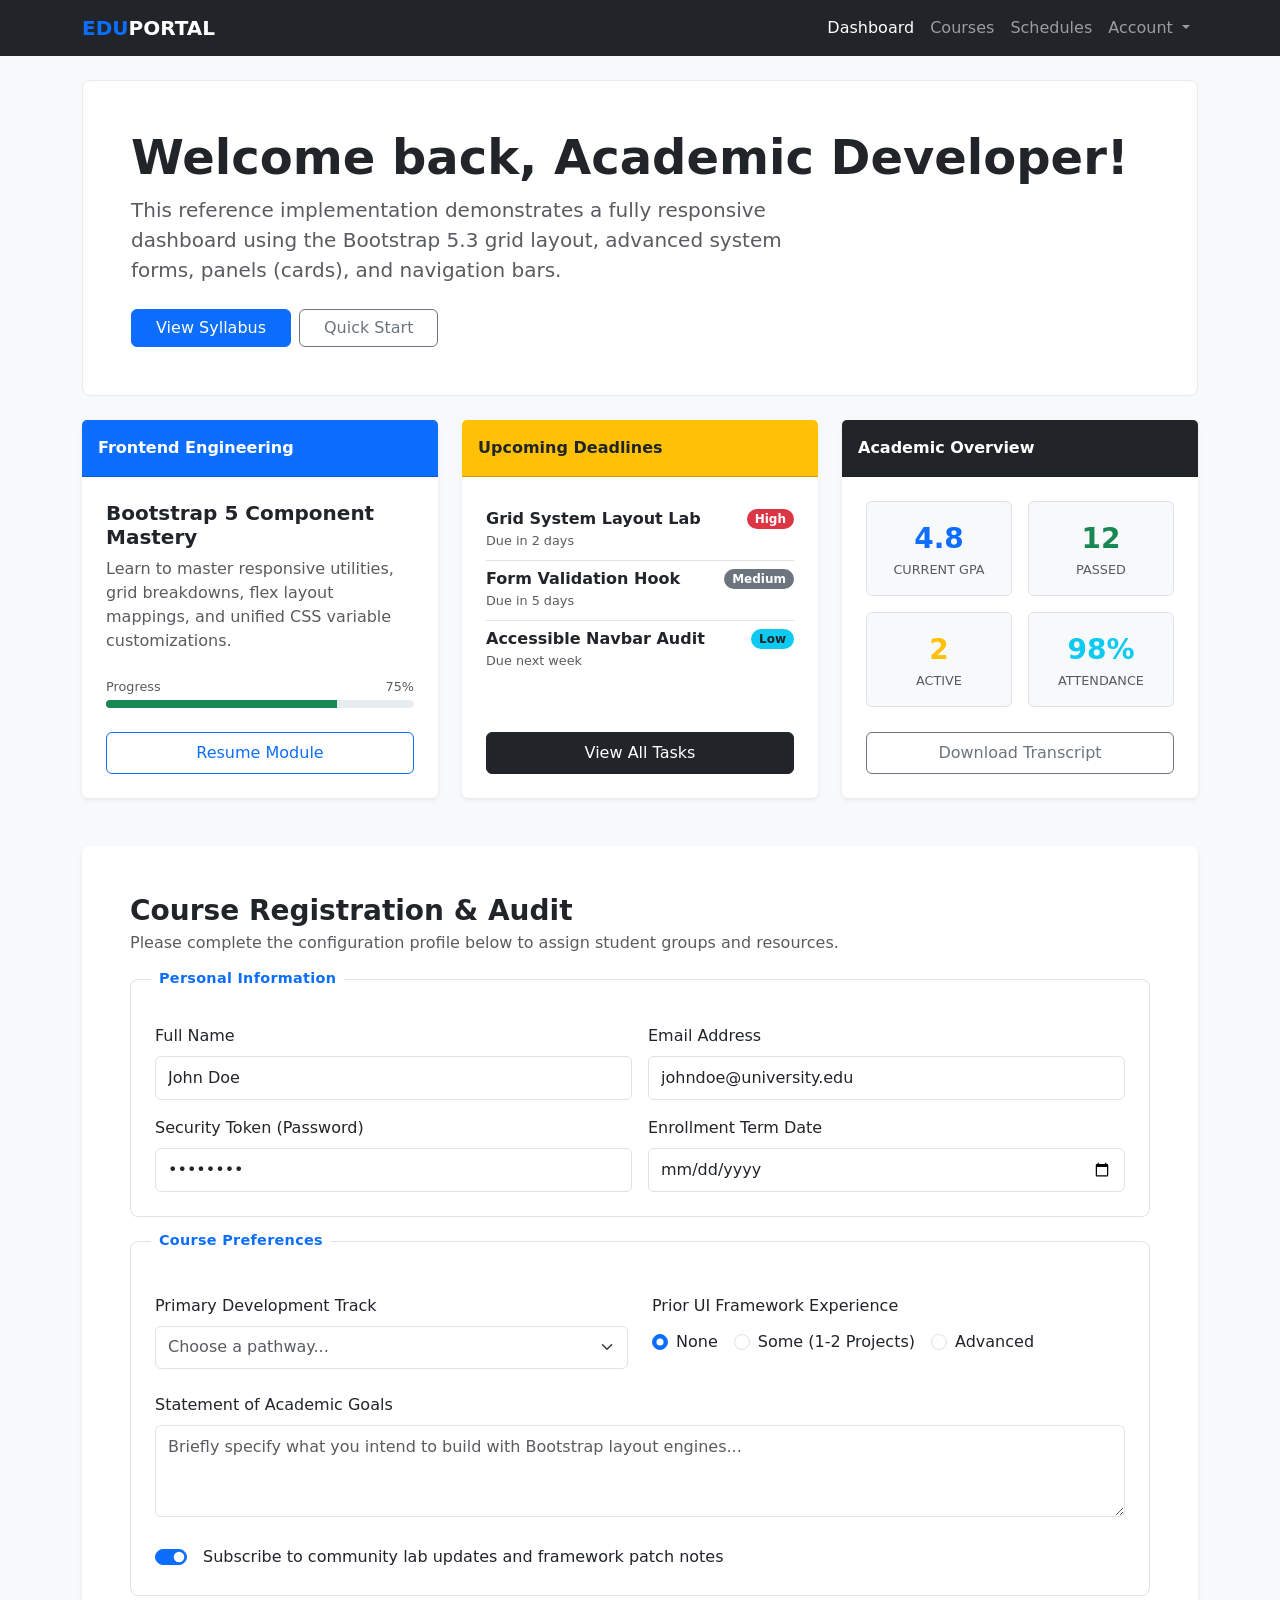
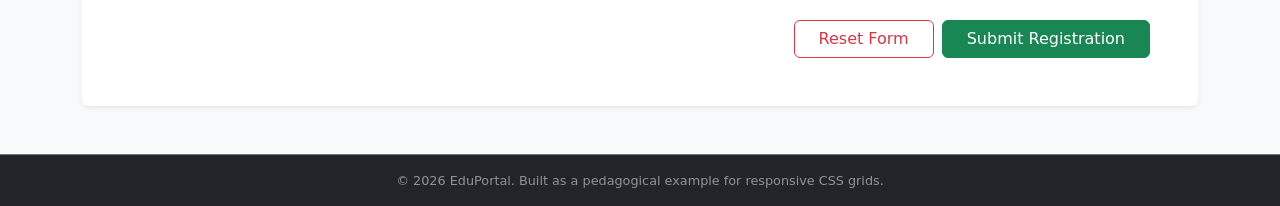
<file: Bootstrap/index.html>
<!DOCTYPE html>
<html lang="uk">
<head>
    <meta charset="UTF-8">
    <meta name="viewport" content="width=device-width, initial-scale=1.0">
    <title>EduPortal - Панель управління</title>
    <link href="https://cdn.jsdelivr.net/npm/bootstrap@5.3.2/dist/css/bootstrap.min.css" rel="stylesheet">
    <link rel="stylesheet" href="style.css">
</head>
<body class="bg-light d-flex flex-column min-vh-100">

    <nav class="navbar navbar-expand-lg navbar-dark bg-dark">
        <div class="container">
            <a class="navbar-brand fw-bold text-white text-uppercase" href="#">
                <span class="text-primary">Edu</span>Portal
            </a>
            <button class="navbar-toggler" type="button" data-bs-toggle="collapse" data-bs-target="#navbarNavDropdown" aria-controls="navbarNavDropdown" aria-expanded="false" aria-label="Toggle navigation">
                <span class="navbar-toggler-icon"></span>
            </button>
            <div class="collapse navbar-collapse justify-content-end" id="navbarNavDropdown">
                <ul class="navbar-nav">
                    <li class="nav-item">
                        <a class="nav-link active" aria-current="page" href="#">Dashboard</a>
                    </li>
                    <li class="nav-item">
                        <a class="nav-link" href="#">Courses</a>
                    </li>
                    <li class="nav-item">
                        <a class="nav-link" href="#">Schedules</a>
                    </li>
                    <li class="nav-item dropdown">
                        <a class="nav-link dropdown-toggle" href="#" id="navbarDropdownMenuLink" role="button" data-bs-toggle="dropdown" aria-expanded="false">
                            Account
                        </a>
                        <ul class="dropdown-menu dropdown-menu-end" aria-labelledby="navbarDropdownMenuLink">
                            <li><a class="dropdown-item" href="#">Профіль</a></li>
                            <li><a class="dropdown-item" href="#">Налаштування</a></li>
                            <li><hr class="dropdown-divider"></li>
                            <li><a class="dropdown-item text-danger" href="#">Вийти</a></li>
                        </ul>
                    </li>
                </ul>
            </div>
        </div>
    </nav>

    <main class="container my-4 flex-grow-1">
        
        <section class="card p-4 p-md-5 mb-4 bg-white border-light-subtle rounded-3">
            <div class="row">
                <div class="col-12 text-start">
                    <h1 class="display-5 fw-bold text-dark">Welcome back, Academic Developer!</h1>
                    <p class="fs-5 text-muted max-w-xl">This reference implementation demonstrates a fully responsive dashboard using the Bootstrap 5.3 grid layout, advanced system forms, panels (cards), and navigation bars.</p>
                    <div class="d-flex gap-2 pt-2">
                        <button class="btn btn-primary px-4 fw-medium" type="button">View Syllabus</button>
                        <button class="btn btn-outline-secondary px-4 fw-medium" type="button">Quick Start</button>
                    </div>
                </div>
            </div>
        </section>

        <section class="row g-4 mb-5">
            
            <div class="col-12 col-lg-4">
                <div class="card h-100 shadow-sm border-0">
                    <div class="card-header bg-primary text-white fw-bold py-3 fs-6">
                        Frontend Engineering
                    </div>
                    <div class="card-body d-flex flex-column p-4">
                        <h4 class="card-title fw-bold fs-5 mb-2">Bootstrap 5 Component Mastery</h4>
                        <p class="card-text text-muted fs-6 mb-4">Learn to master responsive utilities, grid breakdowns, flex layout mappings, and unified CSS variable customizations.</p>
                        
                        <div class="mt-auto">
                            <div class="d-flex justify-content-between text-muted fs-7 mb-1">
                                <span>Progress</span>
                                <span>75%</span>
                            </div>
                            <div class="progress mb-4" style="height: 8px;">
                                <div class="progress-bar bg-success" role="progressbar" style="width: 75%;" aria-valuenow="75" aria-valuemin="0" aria-valuemax="100"></div>
                            </div>
                            <button class="btn btn-outline-primary w-100 py-2 fw-medium fs-6">Resume Module</button>
                        </div>
                    </div>
                </div>
            </div>

            <div class="col-12 col-lg-4">
                <div class="card h-100 shadow-sm border-0">
                    <div class="card-header bg-warning text-dark fw-bold py-3 fs-6">
                        Upcoming Deadlines
                    </div>
                    <div class="card-body d-flex flex-column p-4">
                        <div class="list-group list-group-flush w-100">
                            <div class="d-flex justify-content-between align-items-start py-2 border-bottom">
                                <div>
                                    <h5 class="fw-bold fs-6 mb-0">Grid System Layout Lab</h5>
                                    <small class="text-muted fs-7">Due in 2 days</small>
                                </div>
                                <span class="badge bg-danger rounded-pill px-2">High</span>
                            </div>
                            <div class="d-flex justify-content-between align-items-start py-2 border-bottom">
                                <div>
                                    <h5 class="fw-bold fs-6 mb-0">Form Validation Hook</h5>
                                    <small class="text-muted fs-7">Due in 5 days</small>
                                </div>
                                <span class="badge bg-secondary rounded-pill px-2">Medium</span>
                            </div>
                            <div class="d-flex justify-content-between align-items-start py-2">
                                <div>
                                    <h5 class="fw-bold fs-6 mb-0">Accessible Navbar Audit</h5>
                                    <small class="text-muted fs-7">Due next week</small>
                                </div>
                                <span class="badge bg-info text-dark rounded-pill px-2">Low</span>
                            </div>
                        </div>
                        <button class="btn btn-dark w-100 py-2 fw-medium mt-auto fs-6">View All Tasks</button>
                    </div>
                </div>
            </div>

            <div class="col-12 col-lg-4">
                <div class="card h-100 shadow-sm border-0">
                    <div class="card-header bg-dark text-white fw-bold py-3 fs-6">
                        Academic Overview
                    </div>
                    <div class="card-body d-flex flex-column p-4">
                        <div class="row g-3 text-center mb-4">
                            <div class="col-6">
                                <div class="bg-light p-3 rounded border">
                                    <div class="fs-3 fw-bold text-primary">4.8</div>
                                    <div class="fs-7 text-uppercase text-muted fw-medium">Current GPA</div>
                                </div>
                            </div>
                            <div class="col-6">
                                <div class="bg-light p-3 rounded border">
                                    <div class="fs-3 fw-bold text-success">12</div>
                                    <div class="fs-7 text-uppercase text-muted fw-medium">Passed</div>
                                </div>
                            </div>
                            <div class="col-6">
                                <div class="bg-light p-3 rounded border">
                                    <div class="fs-3 fw-bold text-warning">2</div>
                                    <div class="fs-7 text-uppercase text-muted fw-medium">Active</div>
                                </div>
                            </div>
                            <div class="col-6">
                                <div class="bg-light p-3 rounded border">
                                    <div class="fs-3 fw-bold text-info">98%</div>
                                    <div class="fs-7 text-uppercase text-muted fw-medium">Attendance</div>
                                </div>
                            </div>
                        </div>
                        <button class="btn btn-outline-secondary w-100 py-2 fw-medium mt-auto fs-6">Download Transcript</button>
                    </div>
                </div>
            </div>
        </section>

        <section class="card shadow-sm p-4 p-md-5 border-0 bg-white mb-4">
            <h2 class="fw-bold mb-1 fs-3">Course Registration & Audit</h2>
            <p class="text-muted mb-4 fs-6">Please complete the configuration profile below to assign student groups and resources.</p>
            
            <form>
                <fieldset class="border rounded-3 p-4 mb-4 custom-fieldset position-relative">
                    <legend class="float-none w-auto px-2 fs-6 fw-bold text-primary mb-0">Personal Information</legend>
                    
                    <div class="row g-3 mt-1">
                        <div class="col-12 col-md-6">
                            <label class="form-label text-dark fw-medium fs-6">Full Name</label>
                            <input type="text" class="form-control" value="John Doe">
                        </div>
                        <div class="col-12 col-md-6">
                            <label class="form-label text-dark fw-medium fs-6">Email Address</label>
                            <input type="email" class="form-control" value="johndoe@university.edu">
                        </div>
                        <div class="col-12 col-md-6">
                            <label class="form-label text-dark fw-medium fs-6">Security Token (Password)</label>
                            <input type="password" class="form-control" value="••••••••">
                        </div>
                        <div class="col-12 col-md-6">
                            <label class="form-label text-dark fw-medium fs-6">Enrollment Term Date</label>
                            <input type="date" class="form-control">
                        </div>
                    </div>
                </fieldset>

                <fieldset class="border rounded-3 p-4 mb-4 custom-fieldset position-relative">
                    <legend class="float-none w-auto px-2 fs-6 fw-bold text-primary mb-0">Course Preferences</legend>
                    
                    <div class="row g-4 mt-1">
                        <div class="col-12 col-md-6">
                            <label class="form-label text-dark fw-medium fs-6">Primary Development Track</label>
                            <select class="form-select text-muted">
                                <option selected>Choose a pathway...</option>
                                <option value="1">Frontend Engineering</option>
                                <option value="2">Backend Development</option>
                                <option value="3">Fullstack Track</option>
                            </select>
                        </div>
                        
                        <div class="col-12 col-md-6">
                            <label class="form-label text-dark fw-medium fs-6 d-block mb-2">Prior UI Framework Experience</label>
                            <div class="d-flex flex-wrap gap-3 pt-1">
                                <div class="form-check">
                                    <input class="form-check-input" type="radio" name="experience" id="expNone" checked>
                                    <label class="form-check-label fs-6 text-dark" for="expNone">None</label>
                                </div>
                                <div class="form-check">
                                    <input class="form-check-input" type="radio" name="experience" id="expSome">
                                    <label class="form-check-label fs-6 text-dark" for="expSome">Some (1-2 Projects)</label>
                                </div>
                                <div class="form-check">
                                    <input class="form-check-input" type="radio" name="experience" id="expAdvanced">
                                    <label class="form-check-label fs-6 text-dark" for="expAdvanced">Advanced</label>
                                </div>
                            </div>
                        </div>

                        <div class="col-12">
                            <label class="form-label text-dark fw-medium fs-6">Statement of Academic Goals</label>
                            <textarea class="form-control" rows="3" placeholder="Briefly specify what you intend to build with Bootstrap layout engines..."></textarea>
                        </div>

                        <div class="col-12">
                            <div class="form-check form-switch pt-1">
                                <input class="form-check-input custom-switch" type="checkbox" id="flexSwitchCheckChecked" checked>
                                <label class="form-check-label text-dark fs-6 ms-2" for="flexSwitchCheckChecked">Subscribe to community lab updates and framework patch notes</label>
                            </div>
                        </div>
                    </div>
                </fieldset>

                <div class="d-flex justify-content-end gap-2 mt-4">
                    <button type="reset" class="btn btn-outline-danger px-4">Reset Form</button>
                    <button type="submit" class="btn btn-success px-4">Submit Registration</button>
                </div>
            </form>
        </section>
    </main>

    <footer class="bg-dark text-center py-3 text-white-50 fs-7 mt-auto border-top border-secondary">
        <div class="container">
            © 2026 EduPortal. Built as a pedagogical example for responsive CSS grids.
        </div>
    </footer>

    <script src="https://cdn.jsdelivr.net/npm/bootstrap@5.3.2/dist/js/bootstrap.bundle.min.js"></script>
</body>
</html>
</file>
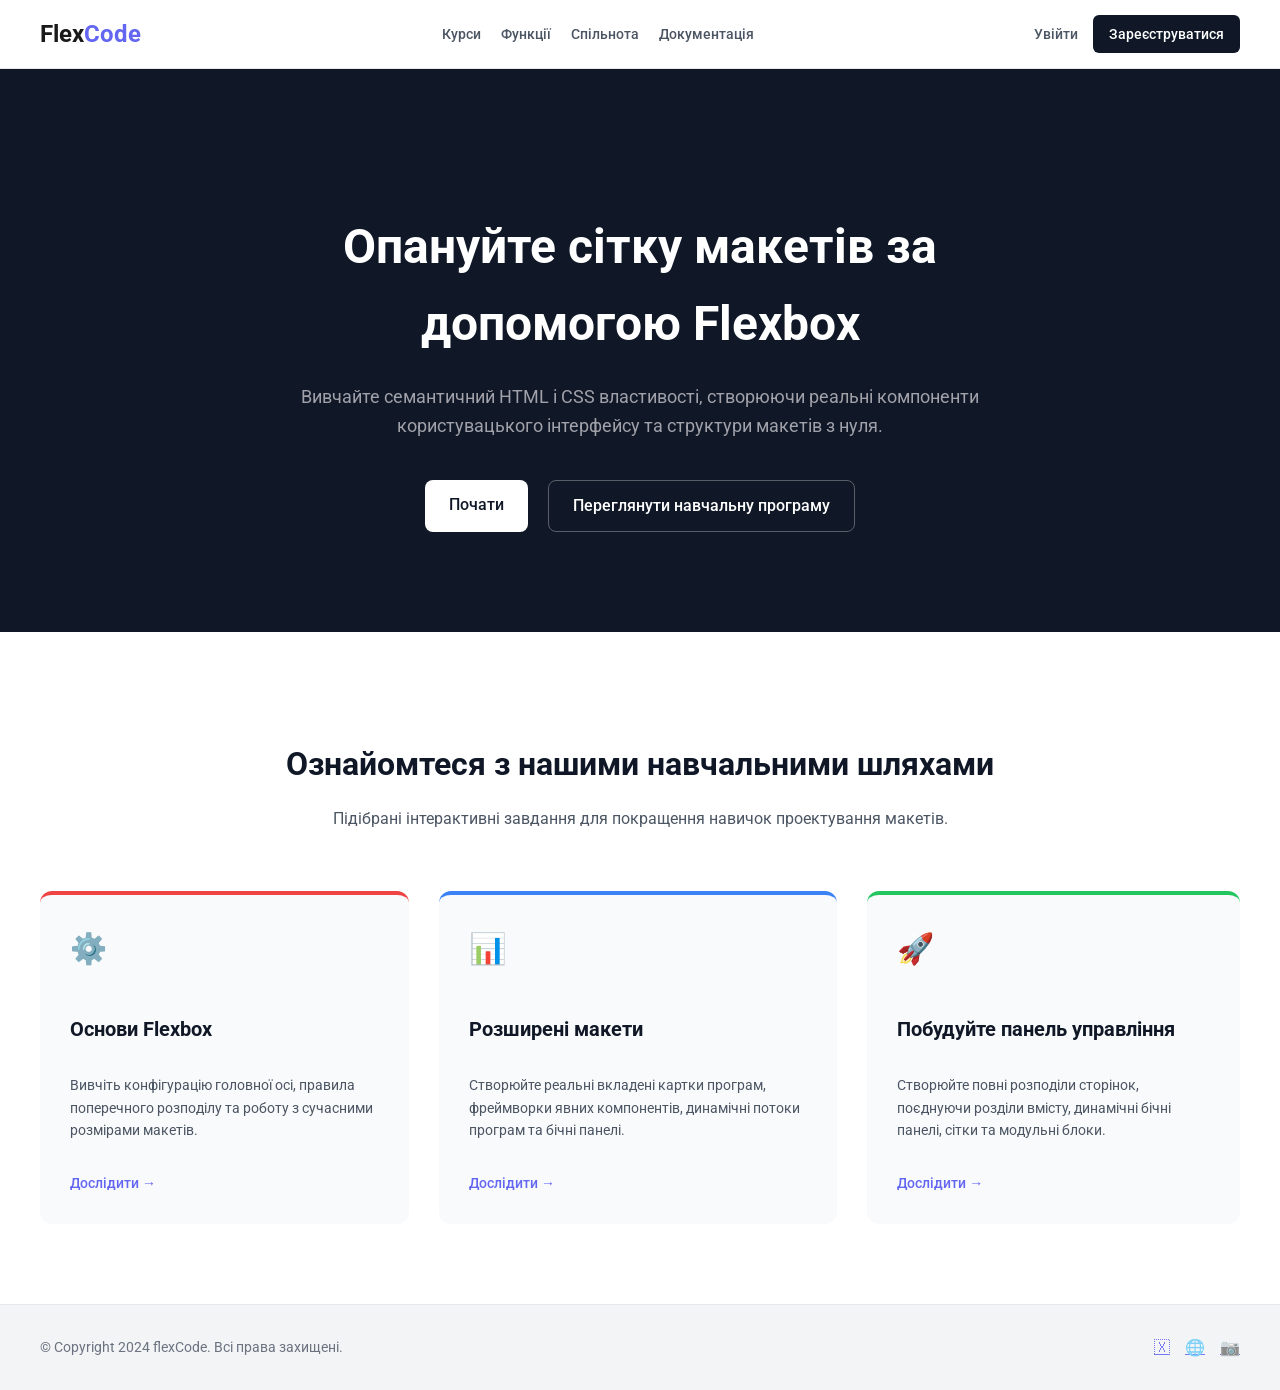
<file: Flex_page/index.html>
<!DOCTYPE html>
<html lang="uk">
<head>
    <meta charset="UTF-8">
    <meta name="viewport" content="width=device-width, initial-scale=1.0">
    <title>FlexCode - Опануйте сітки макетів за допомогою Flexbox</title>
    <link rel="stylesheet" href="style.css">
    <link rel="preconnect" href="https://fonts.googleapis.com">
    <link rel="preconnect" href="https://fonts.gstatic.com" crossorigin>
    <link href="https://fonts.googleapis.com/css2?family=Roboto:wght@400;500;700&display=swap" rel="stylesheet">
</head>
<body>
    <header>
        <div class="container header-content">
            <div class="logo">
                <span class="logo-text">Flex<span class="logo-subtext">Code</span></span>
            </div>
            <nav>
                <ul>
                    <li><a href="#">Курси</a></li>
                    <li><a href="#">Функції</a></li>
                    <li><a href="#">Спільнота</a></li>
                    <li><a href="#">Документація</a></li>
                </ul>
            </nav>
            <div class="auth-buttons">
                <a href="#" class="login-btn">Увійти</a>
                <a href="#" class="signup-btn">Зареєструватися</a>
            </div>
        </div>
    </header>

    <main>
        <section class="hero">
            <div class="container hero-content">
                <h1>Опануйте сітку макетів за допомогою Flexbox</h1>
                <p>Вивчайте семантичний HTML і CSS властивості, створюючи реальні компоненти користувацького інтерфейсу та структури макетів з нуля.</p>
                <div class="hero-actions">
                    <a href="#" class="btn primary-btn">Почати</a>
                    <a href="#" class="btn secondary-btn">Переглянути навчальну програму</a>
                </div>
            </div>
        </section>

        <section class="learning-paths">
            <div class="container learning-paths-content">
                <h2>Ознайомтеся з нашими навчальними шляхами</h2>
                <p class="section-description">Підібрані інтерактивні завдання для покращення навичок проектування макетів.</p>

                <div class="path-cards">
                    <article class="path-card path-red">
                        <div class="card-icon">
                            <span class="emoji-icon">⚙️</span>
                        </div>
                        <h3>Основи Flexbox</h3>
                        <p>Вивчіть конфігурацію головної осі, правила поперечного розподілу та роботу з сучасними розмірами макетів.</p>
                        <a href="#" class="explore-link">Дослідити →</a>
                    </article>

                    <article class="path-card path-blue">
                        <div class="card-icon">
                            <span class="emoji-icon">📊</span>
                        </div>
                        <h3>Розширені макети</h3>
                        <p>Створюйте реальні вкладені картки програм, фреймворки явних компонентів, динамічні потоки програм та бічні панелі.</p>
                        <a href="#" class="explore-link">Дослідити →</a>
                    </article>

                    <article class="path-card path-green">
                        <div class="card-icon">
                            <span class="emoji-icon">🚀</span>
                        </div>
                        <h3>Побудуйте панель управління</h3>
                        <p>Створюйте повні розподіли сторінок, поєднуючи розділи вмісту, динамічні бічні панелі, сітки та модульні блоки.</p>
                        <a href="#" class="explore-link">Дослідити →</a>
                    </article>
                </div>
            </div>
        </section>
    </main>

    <footer>
        <div class="container footer-content">
            <div class="copyright">
                © Copyright 2024 flexCode. Всі права захищені.
            </div>
            <div class="social-links">
                <a href="#"><span class="emoji-icon">🇽</span></a>
                <a href="#"><span class="emoji-icon">🌐</span></a>
                <a href="#"><span class="emoji-icon">📷</span></a>
            </div>
        </div>
    </footer
</body>
</html>
</file>
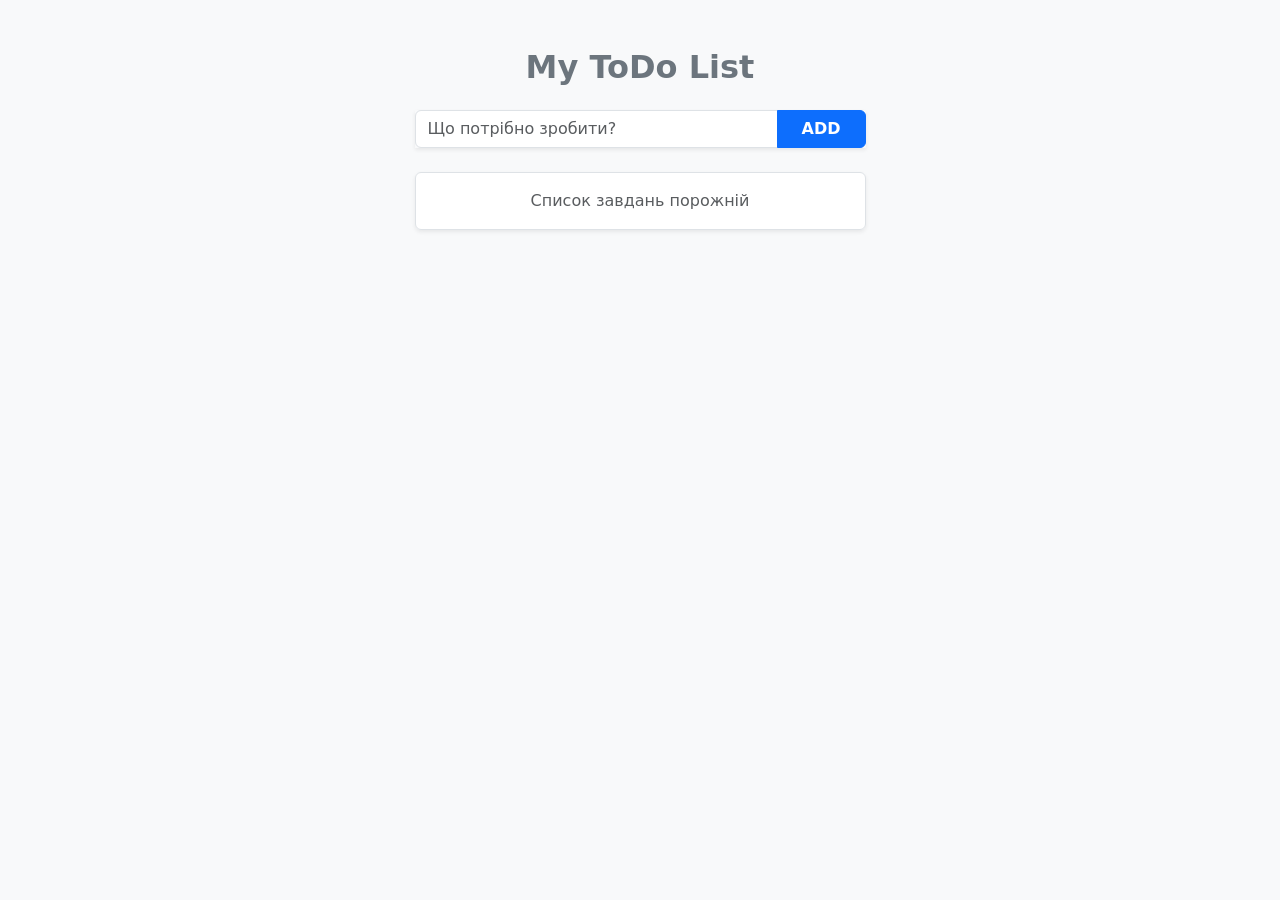
<file: ToDoList/index.html>
<!DOCTYPE html>
<html lang="uk">
<head>
    <meta charset="UTF-8">
    <meta name="viewport" content="width=device-width, initial-scale=1.0">
    <title>ToDo List App</title>
    <!-- Підключення Bootstrap 5 CSS через CDN -->
    <link href="https://cdn.jsdelivr.net/npm/bootstrap@5.3.2/dist/css/bootstrap.min.css" rel="stylesheet">
    <style>
        /* Додатковий стиль для вказівника миші при наведенні на завдання */
        .task-item {
            cursor: pointer;
            transition: background-color 0.2s ease;
        }
        .task-item:hover {
            background-color: #f8f9fa;
        }
    </style>
</head>
<body class="bg-light">

    <div class="container py-5">
        <div class="row justify-content-center">
            <div class="col-md-6 col-lg-5">
                
                <h2 class="text-center mb-4 text-secondary fw-bold">My ToDo List</h2>
                
                <!-- Блок введення нового завдання -->
                <div class="input-group mb-4 shadow-sm">
                    <input type="text" id="taskInput" class="form-control" placeholder="Що потрібно зробити?" aria-label="Task title">
                    <button class="btn btn-primary px-4 fw-bold" type="button" id="addButton">ADD</button>
                </div>

                <!-- Блок відображення списку завдань -->
                <div id="taskListContainer">
                    <ul id="taskList" class="list-group shadow-sm">
                        <!-- Сюди динамічно додаватимуться завдання -->
                    </ul>
                </div>

            </div>
        </div>
    </div>

    <!-- JavaScript Логіка (Об'єктно-орієнтований підхід) -->
    <script>
        // Глобальний масив для зберігання об'єктів завдань за вимогою ТЗ
        const globalTaskList = [];

        /**
         * Допоміжна функція для форматування дати у вигляд "YYYY-MM-DD HH:MM"
         */
        function formatDate(date) {
            const pad = (num) => String(num).padStart(2, '0');
            const yyyy = date.getFullYear();
            const mm = pad(date.getMonth() + 1);
            const dd = pad(date.getDate());
            const hh = pad(date.getHours());
            const min = pad(date.getMinutes());
            return `${yyyy}-${mm}-${dd} ${hh}:${min}`;
        }

        /**
         * Клас, що представляє окреме завдання (Task/ToDoItem)
         */
        class ToDoItem {
            constructor(title) {
                this.title = title;
                this.status = "todo"; // Початковий статус
                this.startDate = formatDate(new Date()); // Поточна дата/час створення
                this.endDate = null; // Заповнюється при виконанні
            }

            /**
             * Метод для завершення завдання
             */
            complete() {
                this.status = "done";
                this.endDate = formatDate(new Date());
            }
        }

        /**
         * Клас для керування списком завдань (Бізнес-логіка та збереження в масив)
         */
        class TaskManager {
            constructor(storageArray) {
                this.tasks = storageArray; // Посилання на єдиний глобальний масив
            }

            /**
             * Створення нового завдання та додавання його до масиву
             */
            addTask(title) {
                if (!title.trim()) return null;
                const newTask = new ToDoItem(title);
                this.tasks.push(newTask);
                return newTask;
            }

            /**
             * Зміна статусу завдання на "done" за його індексом у масиві
             */
            completeTask(index) {
                if (this.tasks[index] && this.tasks[index].status === "todo") {
                    this.tasks[index].complete();
                    return true;
                }
                return false;
            }

            /**
             * Повертає актуальний список завдань
             */
            getTasks() {
                return this.tasks;
            }
        }

        /**
         * Клас для керування інтерфейсом користувача (UI)
         */
        class AppUI {
            constructor(manager) {
                this.manager = manager;
                
                // Елементи DOM
                this.inputField = document.getElementById('taskInput');
                this.addButton = document.getElementById('addButton');
                this.listContainer = document.getElementById('taskList');

                this.initListeners();
            }

            /**
             * Ініціалізація слухачів подій (Події введення, кліків)
             */
            initListeners() {
                // Подія натискання на кнопку "ADD"
                this.addButton.addEventListener('click', () => this.handleAddTask());

                // Додавання завдання при натисканні клавіші Enter в полі введення
                this.inputField.addEventListener('keypress', (e) => {
                    if (e.key === 'Enter') {
                        this.handleAddTask();
                    }
                });

                // Делегування подій: клік по елементу списку завдань
                this.listContainer.addEventListener('click', (e) => {
                    // Шукаємо найближчий елемент li з класом task-item
                    const item = e.target.closest('.task-item');
                    if (item) {
                        const index = parseInt(item.getAttribute('data-index'), 10);
                        this.handleCompleteTask(index);
                    }
                });
            }

            /**
             * Обробник створення завдання
             */
            handleAddTask() {
                const title = this.inputField.value;
                const task = this.manager.addTask(title);
                
                if (task) {
                    this.inputField.value = ''; // Очищення поля введення
                    this.render(); // Оновлення UI
                }
            }

            /**
             * Обробник виконання завдання
             */
            handleCompleteTask(index) {
                const isUpdated = this.manager.completeTask(index);
                if (isUpdated) {
                    this.render(); // Оновлення UI
                }
            }

            /**
             * Метод для рендерингу (відображення) списку завдань на сторінці
             */
            render() {
                // Очищаємо поточний список в DOM
                this.listContainer.innerHTML = '';
                const tasks = this.manager.getTasks();

                if (tasks.length === 0) {
                    this.listContainer.innerHTML = `<li class="list-group-item text-center text-muted py-3">Список завдань порожній</li>`;
                    return;
                }

                // Перебираємо масив та генеруємо HTML для кожного елемента
                tasks.forEach((task, index) => {
                    const li = document.createElement('li');
                    
                    // Базові класи Bootstrap для елементів списку
                    li.className = "list-group-item d-flex justify-content-between align-items-center task-item py-3";
                    li.setAttribute('data-index', index);

                    // Якщо статус "done", додаємо відповідні стилі Bootstrap
                    if (task.status === "done") {
                        li.className += " text-decoration-line-through text-muted bg-light";
                        
                        li.innerHTML = `
                            <div>
                                <span class="fw-semibold">${task.title}</span>
                                <div class="small text-muted" style="font-size: 0.75rem;">Створено: ${task.startDate}</div>
                            </div>
                            <span class="badge bg-success rounded-pill px-3 py-2">Виконано в ${task.endDate.split(' ')[1]}</span>
                        `;
                    } else {
                        // Якщо статус "todo"
                        li.innerHTML = `
                            <div>
                                <span class="fw-semibold">${task.title}</span>
                                <div class="small text-muted" style="font-size: 0.75rem;">Додано: ${task.startDate}</div>
                            </div>
                            <span class="badge bg-warning text-dark rounded-pill px-3 py-2">Активне</span>
                        `;
                    }

                    this.listContainer.appendChild(li);
                });
            }
        }

        // Ініціалізація додатку після завантаження сторінки
        document.addEventListener('DOMContentLoaded', () => {
            const taskManager = new TaskManager(globalTaskList);
            const app = new AppUI(taskManager);
            app.render(); // Перший запуск для відображення порожнього стану
        });
    </script>
</body>
</html>
</file>
<file: Bootstrap/style.css>
/* Додаткові кастомні стилі для повної відповідності дизайну */

/* Зменшені або специфічні розміри тексту */
.fs-7 {
    font-size: 0.8rem !important;
}

/* Оптимізація ширини параграфа в Hero секції */
.max-w-xl {
    max-width: 700px;
}

/* Стилізація легенд та рамок груп (Fieldset) */
.custom-fieldset {
    border-color: #dee2e6 !important;
}

.custom-fieldset legend {
    position: absolute;
    top: -12px;
    left: 20px;
    background: #ffffff;
    font-size: 0.9rem !important;
    letter-spacing: 0.3px;
}

/* Налаштування полів введення */
.form-control, .form-select {
    padding: 0.55rem 0.75rem;
    border-color: #dee2e6;
}

.form-control:focus, .form-select:focus {
    box-shadow: 0 0 0 0.25 block rgba(13, 110, 253, 0.15);
}

/* Перемикач (Кастомний колір активного свитча) */
.form-check-input.custom-switch:checked {
    background-color: #0d6efd;
    border-color: #0d6efd;
}

/* Адаптивність для карток та внутрішніх відступів на малих екранах */
@media (max-width: 768px) {
    .custom-fieldset legend {
        left: 15px;
    }
    
    .card-header {
        font-size: 0.95rem !important;
    }
}
</file>
<file: Flex_page/style.css>
/* style.css */
/* Основні стилі */
:root {
    --primary-color: #101827; /* Dark Navy */
    --secondary-color: #ffffff; /* White */
    --accent-color: #6366f1; /* Lavender-ish */
    --text-dark: #e5e7eb; /* Light grey text on dark */
    --text-light: #4b5563; /* Darker grey text on light */
    --text-accent: #6b7280; /* Muted grey */
    --card-border-red: #ef4444; /* Bright Red */
    --card-border-blue: #3b82f6; /* Bright Blue */
    --card-border-green: #22c55e; /* Bright Green */
    --card-bg: #f9fafb; /* Off-white card bg */
}

body {
    font-family: 'Roboto', sans-serif;
    margin: 0;
    color: var(--text-dark);
    line-height: 1.6;
}

h1, h2, h3 {
    font-weight: 700;
}

.container {
    max-width: 1200px;
    margin: 0 auto;
    padding: 0 20px;
}

/* Заголовок */
header {
    background-color: var(--secondary-color);
    padding: 15px 0;
    border-bottom: 1px solid #e5e7eb;
}

.header-content {
    display: flex;
    justify-content: space-between;
    align-items: center;
}

.logo-text {
    font-size: 24px;
    color: #1a1a1a;
    font-weight: 700;
}

.logo-subtext {
    color: var(--accent-color);
}

nav ul {
    margin: 0;
    padding: 0;
    list-style: none;
    display: flex;
}

nav li {
    margin-left: 20px;
}

nav a {
    text-decoration: none;
    color: var(--text-light);
    font-weight: 500;
    font-size: 14px;
}

.auth-buttons {
    display: flex;
    align-items: center;
}

.login-btn {
    text-decoration: none;
    color: var(--text-light);
    font-weight: 500;
    font-size: 14px;
    margin-right: 15px;
}

.signup-btn {
    text-decoration: none;
    background-color: var(--primary-color);
    color: var(--secondary-color);
    padding: 8px 16px;
    border-radius: 6px;
    font-size: 14px;
    font-weight: 500;
}

/* Секція Hero */
.hero {
    background-color: var(--primary-color);
    padding: 100px 0;
    text-align: center;
}

.hero-content {
    max-width: 800px;
    margin: 0 auto;
}

.hero h1 {
    font-size: 48px;
    margin-bottom: 20px;
    color: var(--secondary-color);
}

.hero p {
    font-size: 18px;
    color: #a1a1aa;
    margin-bottom: 40px;
}

.hero-actions {
    display: flex;
    justify-content: center;
    gap: 20px;
}

.btn {
    text-decoration: none;
    padding: 12px 24px;
    border-radius: 8px;
    font-weight: 500;
    font-size: 16px;
}

.primary-btn {
    background-color: var(--secondary-color);
    color: var(--primary-color);
}

.secondary-btn {
    color: var(--secondary-color);
    border: 1px solid rgba(255, 255, 255, 0.3);
}

/* Секція Навчальні шляхи */
.learning-paths {
    background-color: var(--secondary-color);
    padding: 80px 0;
}

.learning-paths-content {
    text-align: center;
}

.learning-paths h2 {
    font-size: 32px;
    color: var(--primary-color);
    margin-bottom: 15px;
}

.section-description {
    font-size: 16px;
    color: var(--text-light);
    margin-bottom: 60px;
}

.path-cards {
    display: flex;
    justify-content: center;
    gap: 30px;
}

.path-card {
    background-color: var(--card-bg);
    padding: 30px;
    border-radius: 12px;
    text-align: left;
    max-width: 350px;
    display: flex;
    flex-direction: column;
}

/* Кольорові рамки для карток */
.path-red {
    border-top: 4px solid var(--card-border-red);
}

.path-blue {
    border-top: 4px solid var(--card-border-blue);
}

.path-green {
    border-top: 4px solid var(--card-border-green);
}

.card-icon {
    margin-bottom: 20px;
}

.emoji-icon {
    font-size: 30px;
}

.path-card h3 {
    font-size: 20px;
    margin-bottom: 15px;
    color: var(--primary-color);
}

.path-card p {
    font-size: 14px;
    color: var(--text-light);
    margin-bottom: 30px;
    flex-grow: 1; /* Змушує текст займати доступний простір, щоб посилання було знизу */
}

.explore-link {
    text-decoration: none;
    color: var(--accent-color);
    font-weight: 500;
    font-size: 14px;
}

/* Футер */
footer {
    background-color: #f3f4f6; /* Very light grey */
    padding: 30px 0;
    border-top: 1px solid #e5e7eb;
}

.footer-content {
    display: flex;
    justify-content: space-between;
    align-items: center;
}

.copyright {
    font-size: 14px;
    color: var(--text-accent);
}

.social-links {
    display: flex;
    gap: 15px;
}

.social-links .emoji-icon {
    font-size: 16px;
    opacity: 0.5;
}
</file>
